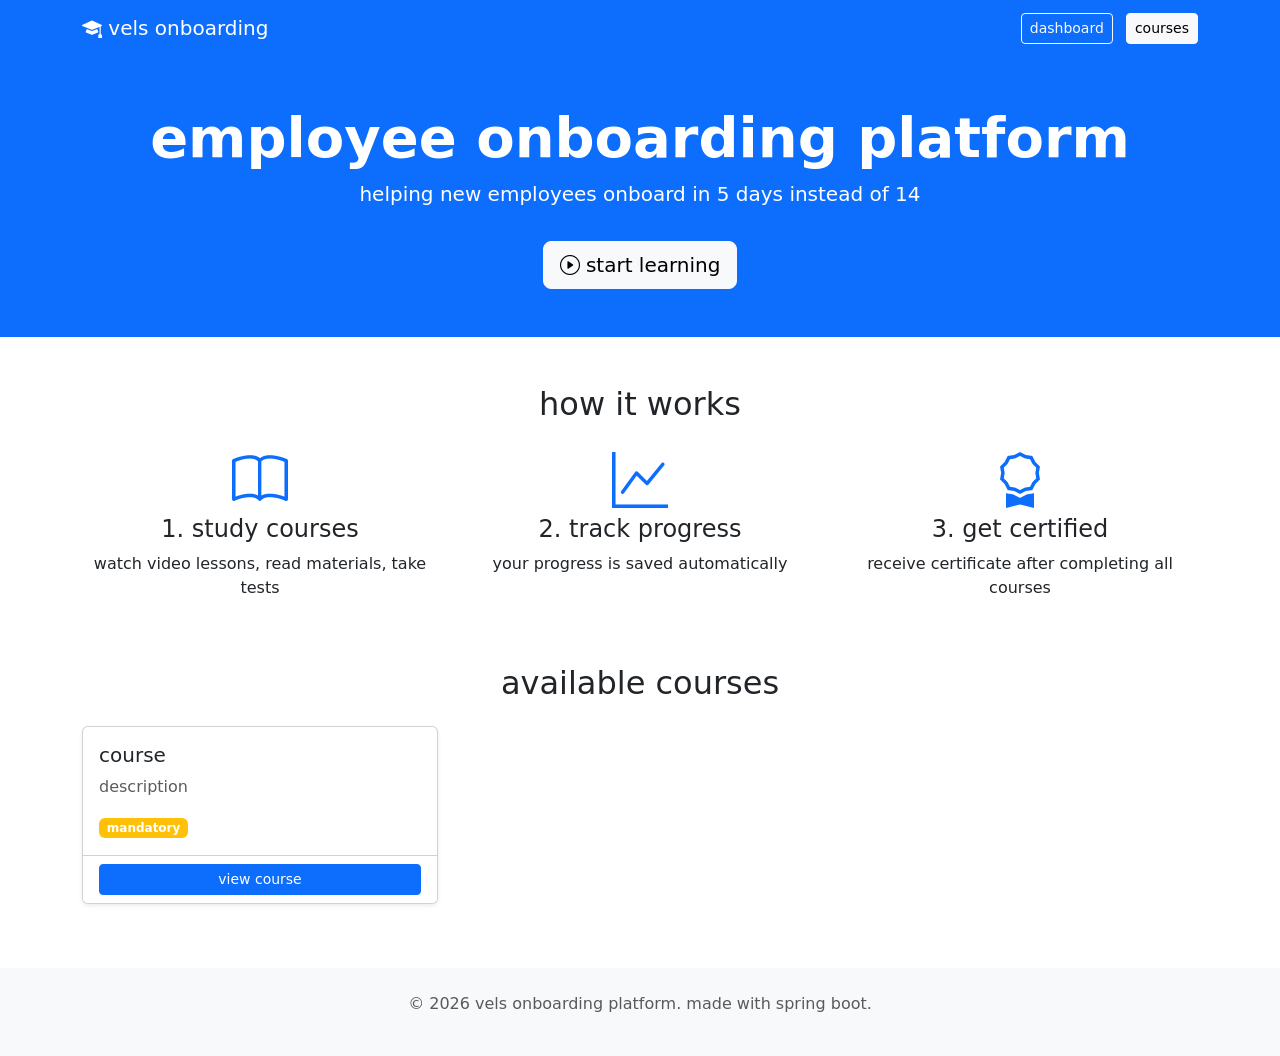
<file: src/main/resources/templates/index.html>
<!doctype html>
<html xmlns:th="http://www.thymeleaf.org">
<head>
    <meta charset="utf-8">
    <title>vels onboarding platform</title>
    <link rel="stylesheet" href="https://cdn.jsdelivr.net/npm/bootstrap@5.3.0/dist/css/bootstrap.min.css">
    <link rel="stylesheet" href="https://cdn.jsdelivr.net/npm/bootstrap-icons@1.11.0/font/bootstrap-icons.css">
</head>
<body>

<nav class="navbar navbar-expand-lg navbar-dark bg-primary">
    <div class="container">
        <a class="navbar-brand" href="/"><i class="bi bi-mortarboard-fill"></i> vels onboarding</a>
        <div class="ms-auto">
            <a class="btn btn-outline-light btn-sm me-2" href="/dashboard">dashboard</a>
            <a class="btn btn-light btn-sm" href="/courses">courses</a>
        </div>
    </div>
</nav>

<section class="hero bg-primary text-white py-5">
    <div class="container text-center">
        <h1 class="display-4 fw-bold">employee onboarding platform</h1>
        <p class="lead">helping new employees onboard in 5 days instead of 14</p>
        <a href="/courses" class="btn btn-light btn-lg mt-3">
            <i class="bi bi-play-circle"></i> start learning
        </a>
    </div>
</section>

<section class="container my-5">
    <h2 class="text-center mb-4">how it works</h2>
    <div class="row">
        <div class="col-md-4 text-center">
            <i class="bi bi-book display-4 text-primary"></i>
            <h4>1. study courses</h4>
            <p>watch video lessons, read materials, take tests</p>
        </div>
        <div class="col-md-4 text-center">
            <i class="bi bi-graph-up display-4 text-primary"></i>
            <h4>2. track progress</h4>
            <p>your progress is saved automatically</p>
        </div>
        <div class="col-md-4 text-center">
            <i class="bi bi-award display-4 text-primary"></i>
            <h4>3. get certified</h4>
            <p>receive certificate after completing all courses</p>
        </div>
    </div>
</section>

<section class="container my-5">
    <h2 class="text-center mb-4">available courses</h2>
    <div class="row">
        <div class="col-md-4 mb-3" th:each="course : ${courses}">
            <div class="card h-100 shadow-sm">
                <div class="card-body">
                    <h5 class="card-title" th:text="${course.title}">course</h5>
                    <p class="card-text text-muted" th:text="${course.description}">description</p>
                    <span class="badge bg-warning" th:if="${course.mandatory}">mandatory</span>
                </div>
                <div class="card-footer bg-white">
                    <a th:href="@{/courses/{id}(id=${course.id})}" class="btn btn-primary btn-sm w-100">
                        view course
                    </a>
                </div>
            </div>
        </div>
    </div>
</section>

<footer class="bg-light py-4 mt-5">
    <div class="container text-center text-muted">
        <p>&copy; 2026 vels onboarding platform. made with spring boot.</p>
    </div>
</footer>

<script src="https://cdn.jsdelivr.net/npm/bootstrap@5.3.0/dist/js/bootstrap.bundle.min.js"></script>
</body>
</html>
</file>
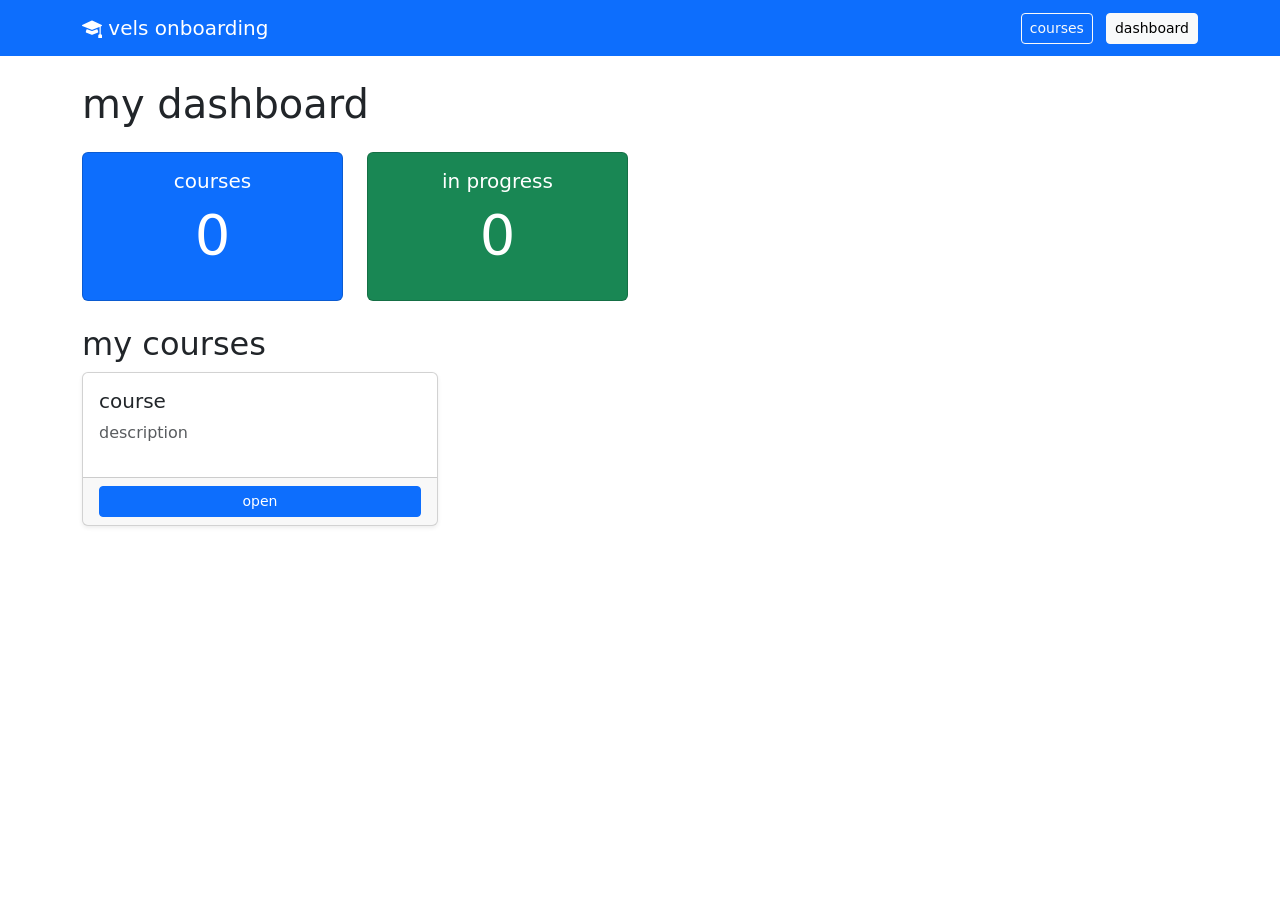
<file: src/main/resources/templates/dashboard.html>
<!doctype html>
<html xmlns:th="http://www.thymeleaf.org">
<head>
    <meta charset="utf-8">
    <title>dashboard</title>
    <link rel="stylesheet" href="https://cdn.jsdelivr.net/npm/bootstrap@5.3.0/dist/css/bootstrap.min.css">
    <link rel="stylesheet" href="https://cdn.jsdelivr.net/npm/bootstrap-icons@1.11.0/font/bootstrap-icons.css">
</head>
<body>

<nav class="navbar navbar-expand-lg navbar-dark bg-primary">
    <div class="container">
        <a class="navbar-brand" href="/"><i class="bi bi-mortarboard-fill"></i> vels onboarding</a>
        <div class="ms-auto">
            <a class="btn btn-outline-light btn-sm me-2" href="/courses">courses</a>
            <a class="btn btn-light btn-sm" href="/dashboard">dashboard</a>
        </div>
    </div>
</nav>

<div class="container my-4">
    <h1>my dashboard</h1>

    <div class="row my-4">
        <div class="col-md-3">
            <div class="card text-center bg-primary text-white">
                <div class="card-body">
                    <h5>courses</h5>
                    <p class="display-4" th:text="${courses.size()}">0</p>
                </div>
            </div>
        </div>
        <div class="col-md-3">
            <div class="card text-center bg-success text-white">
                <div class="card-body">
                    <h5>in progress</h5>
                    <p class="display-4" th:text="${progress.size()}">0</p>
                </div>
            </div>
        </div>
    </div>

    <h2>my courses</h2>
    <div class="row">
        <div class="col-md-4 mb-3" th:each="course : ${courses}">
            <div class="card h-100 shadow-sm">
                <div class="card-body">
                    <h5 th:text="${course.title}">course</h5>
                    <p class="text-muted" th:text="${course.description}">description</p>
                </div>
                <div class="card-footer">
                    <a th:href="@{/courses/{id}(id=${course.id})}" class="btn btn-primary btn-sm w-100">open</a>
                </div>
            </div>
        </div>
    </div>
</div>

<script src="https://cdn.jsdelivr.net/npm/bootstrap@5.3.0/dist/js/bootstrap.bundle.min.js"></script>
</body>
</html>
</file>
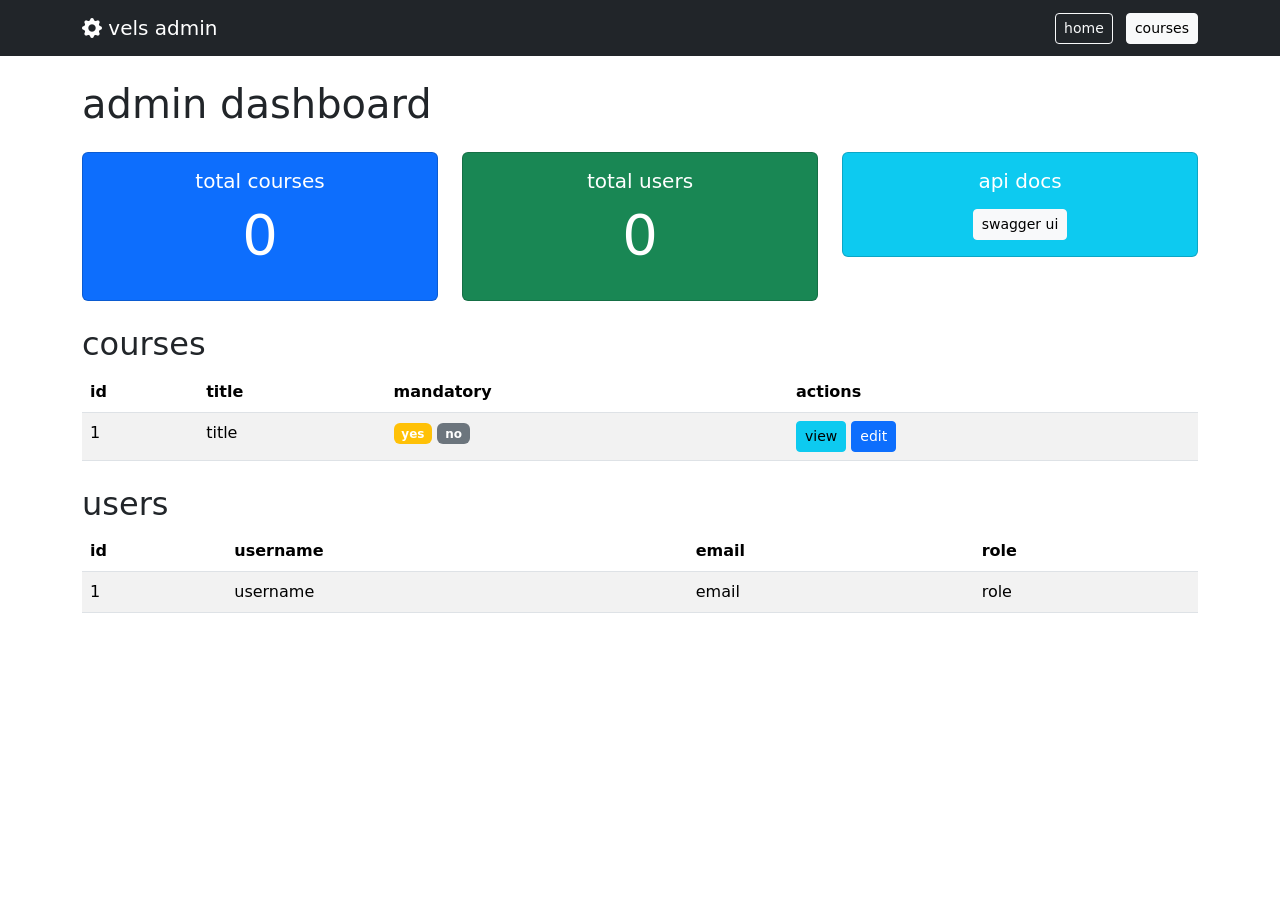
<file: src/main/resources/templates/admin/dashboard.html>
<!doctype html>
<html xmlns:th="http://www.thymeleaf.org">
<head>
    <meta charset="utf-8">
    <title>admin dashboard</title>
    <link rel="stylesheet" href="https://cdn.jsdelivr.net/npm/bootstrap@5.3.0/dist/css/bootstrap.min.css">
    <link rel="stylesheet" href="https://cdn.jsdelivr.net/npm/bootstrap-icons@1.11.0/font/bootstrap-icons.css">
</head>
<body>

<nav class="navbar navbar-expand-lg navbar-dark bg-dark">
    <div class="container">
        <a class="navbar-brand" href="/"><i class="bi bi-gear-fill"></i> vels admin</a>
        <div class="ms-auto">
            <a class="btn btn-outline-light btn-sm me-2" href="/">home</a>
            <a class="btn btn-light btn-sm" href="/courses">courses</a>
        </div>
    </div>
</nav>

<div class="container my-4">
    <h1>admin dashboard</h1>

    <div class="row my-4">
        <div class="col-md-4">
            <div class="card text-center bg-primary text-white">
                <div class="card-body">
                    <h5>total courses</h5>
                    <p class="display-4" th:text="${courses.size()}">0</p>
                </div>
            </div>
        </div>
        <div class="col-md-4">
            <div class="card text-center bg-success text-white">
                <div class="card-body">
                    <h5>total users</h5>
                    <p class="display-4" th:text="${users.size()}">0</p>
                </div>
            </div>
        </div>
        <div class="col-md-4">
            <div class="card text-center bg-info text-white">
                <div class="card-body">
                    <h5>api docs</h5>
                    <a href="/swagger-ui.html" class="btn btn-light btn-sm mt-2">swagger ui</a>
                </div>
            </div>
        </div>
    </div>

    <h2>courses</h2>
    <table class="table table-striped">
        <thead>
        <tr>
            <th>id</th>
            <th>title</th>
            <th>mandatory</th>
            <th>actions</th>
        </tr>
        </thead>
        <tbody>
        <tr th:each="course : ${courses}">
            <td th:text="${course.id}">1</td>
            <td th:text="${course.title}">title</td>
            <td>
                <span class="badge bg-warning" th:if="${course.mandatory}">yes</span>
                <span class="badge bg-secondary" th:unless="${course.mandatory}">no</span>
            </td>
            <td>
                <a th:href="@{/courses/{id}(id=${course.id})}" class="btn btn-sm btn-info">view</a>
                <a th:href="@{/courses/{id}/edit(id=${course.id})}" class="btn btn-sm btn-primary">edit</a>
            </td>
        </tr>
        </tbody>
    </table>

    <h2 class="mt-4">users</h2>
    <table class="table table-striped">
        <thead>
        <tr>
            <th>id</th>
            <th>username</th>
            <th>email</th>
            <th>role</th>
        </tr>
        </thead>
        <tbody>
        <tr th:each="user : ${users}">
            <td th:text="${user.id}">1</td>
            <td th:text="${user.username}">username</td>
            <td th:text="${user.email}">email</td>
            <td th:text="${user.role.name}">role</td>
        </tr>
        </tbody>
    </table>
</div>

<script src="https://cdn.jsdelivr.net/npm/bootstrap@5.3.0/dist/js/bootstrap.bundle.min.js"></script>
</body>
</html>
</file>
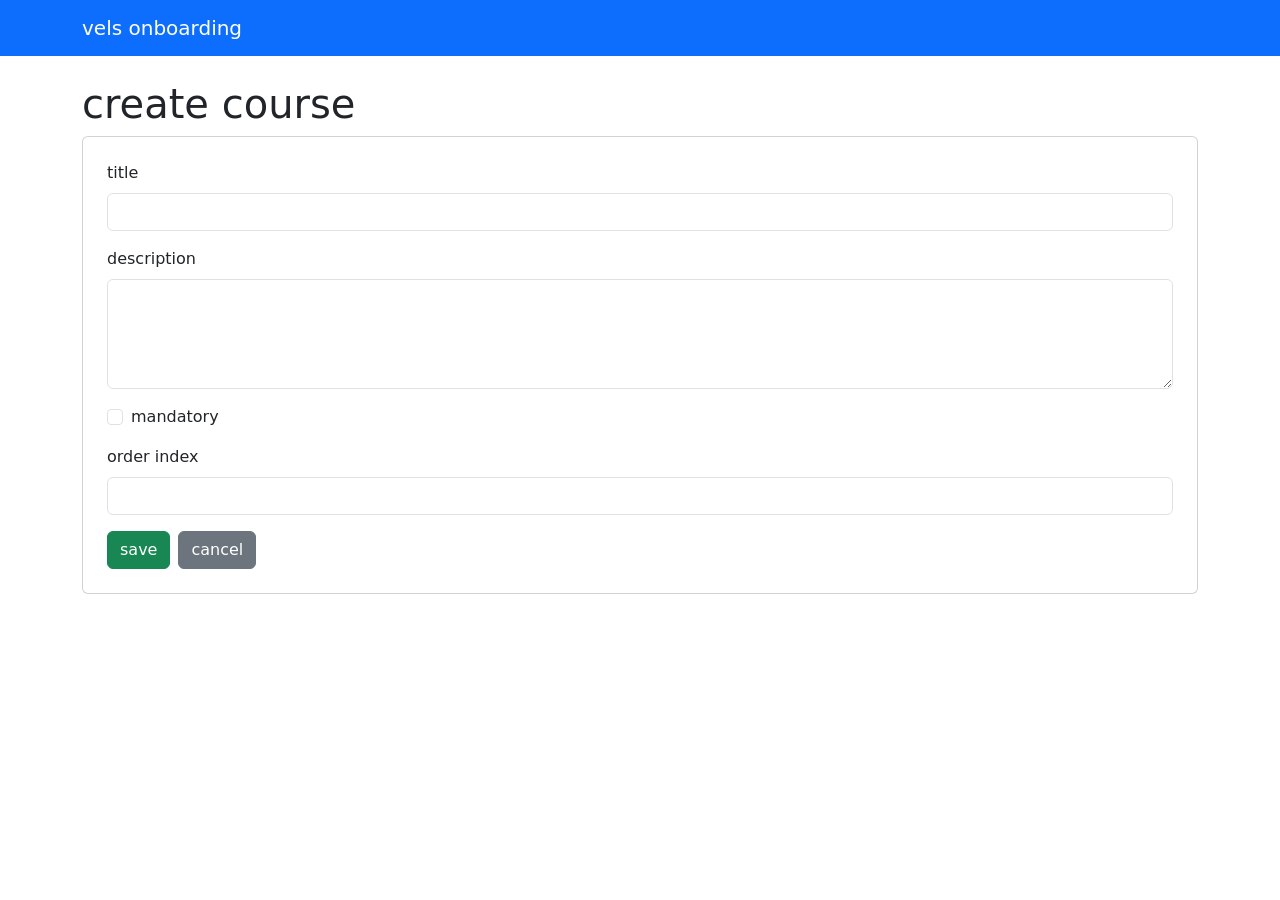
<file: src/main/resources/templates/courses/form.html>
<!doctype html>
<html xmlns:th="http://www.thymeleaf.org">
<head>
    <meta charset="utf-8">
    <title>create course</title>
    <link rel="stylesheet" href="https://cdn.jsdelivr.net/npm/bootstrap@5.3.0/dist/css/bootstrap.min.css">
</head>
<body>

<nav class="navbar navbar-expand-lg navbar-dark bg-primary">
    <div class="container">
        <a class="navbar-brand" href="/"><i class="bi bi-mortarboard-fill"></i> vels onboarding</a>
    </div>
</nav>

<div class="container my-4">
    <h1>create course</h1>

    <form th:action="@{/courses}" th:object="${course}" method="post" class="card p-4">
        <div class="mb-3">
            <label class="form-label">title</label>
            <input type="text" th:field="*{title}" class="form-control" required>
        </div>
        <div class="mb-3">
            <label class="form-label">description</label>
            <textarea th:field="*{description}" class="form-control" rows="4"></textarea>
        </div>
        <div class="form-check mb-3">
            <input type="checkbox" th:field="*{mandatory}" class="form-check-input">
            <label class="form-check-label">mandatory</label>
        </div>
        <div class="mb-3">
            <label class="form-label">order index</label>
            <input type="number" th:field="*{orderIndex}" class="form-control">
        </div>
        <div class="d-flex gap-2">
            <button type="submit" class="btn btn-success">
                <i class="bi bi-check-circle"></i> save
            </button>
            <a href="/courses" class="btn btn-secondary">
                <i class="bi bi-x-circle"></i> cancel
            </a>
        </div>
    </form>
</div>

<script src="https://cdn.jsdelivr.net/npm/bootstrap@5.3.0/dist/js/bootstrap.bundle.min.js"></script>
</body>
</html>
</file>
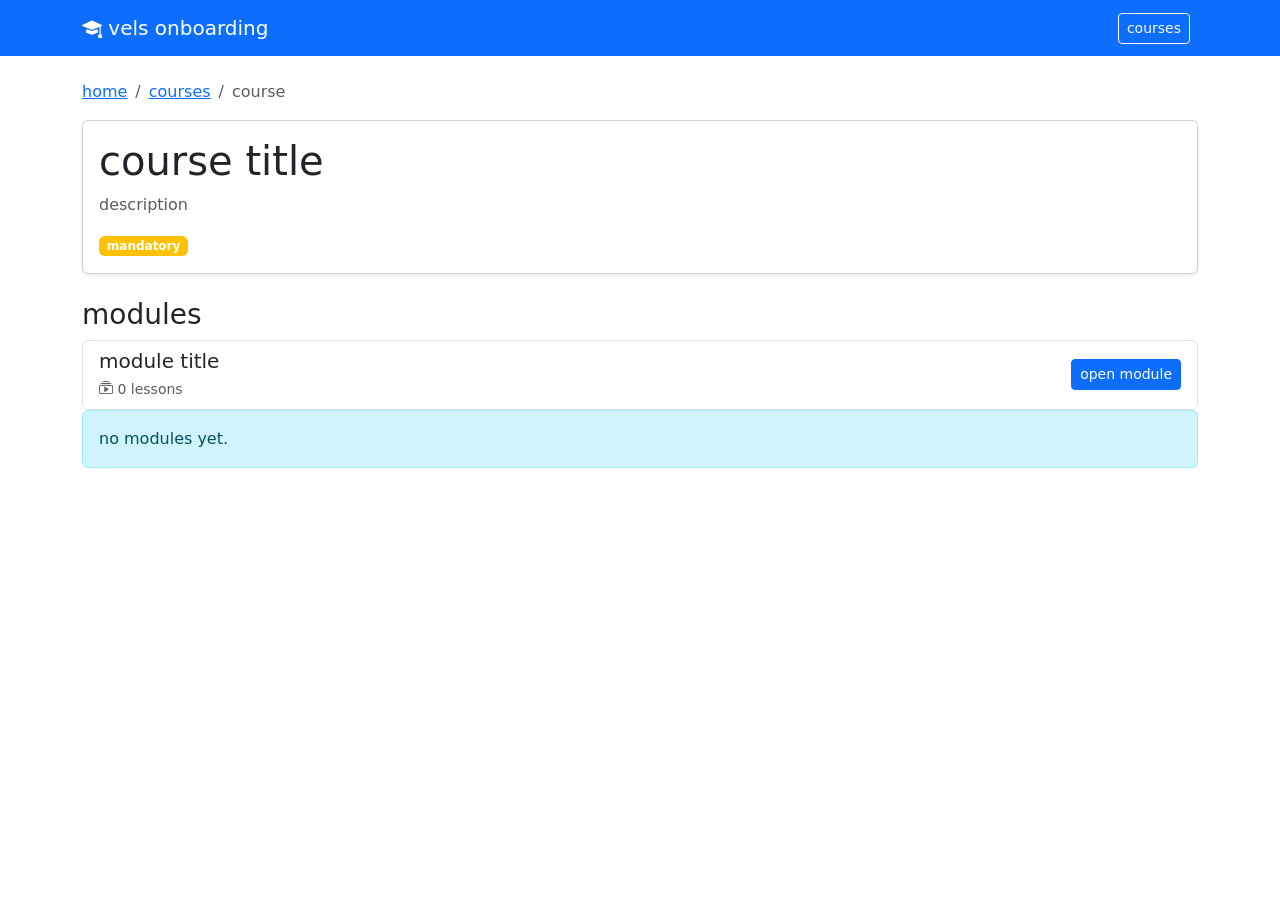
<file: src/main/resources/templates/courses/view.html>
<!doctype html>
<html xmlns:th="http://www.thymeleaf.org">
<head>
    <meta charset="utf-8">
    <title th:text="${course.title}">course</title>
    <link rel="stylesheet" href="https://cdn.jsdelivr.net/npm/bootstrap@5.3.0/dist/css/bootstrap.min.css">
    <link rel="stylesheet" href="https://cdn.jsdelivr.net/npm/bootstrap-icons@1.11.0/font/bootstrap-icons.css">
</head>
<body>

<nav class="navbar navbar-expand-lg navbar-dark bg-primary">
    <div class="container">
        <a class="navbar-brand" href="/"><i class="bi bi-mortarboard-fill"></i> vels onboarding</a>
        <div class="ms-auto">
            <a class="btn btn-outline-light btn-sm me-2" href="/courses">courses</a>
        </div>
    </div>
</nav>

<div class="container my-4">
    <nav aria-label="breadcrumb">
        <ol class="breadcrumb">
            <li class="breadcrumb-item"><a href="/">home</a></li>
            <li class="breadcrumb-item"><a href="/courses">courses</a></li>
            <li class="breadcrumb-item active" th:text="${course.title}">course</li>
        </ol>
    </nav>

    <div class="card shadow-sm mb-4">
        <div class="card-body">
            <h1 th:text="${course.title}">course title</h1>
            <p class="text-muted" th:text="${course.description}">description</p>
            <span class="badge bg-warning" th:if="${course.mandatory}">mandatory</span>
        </div>
    </div>

    <h3>modules</h3>
    <div class="list-group">
        <div th:each="module : ${course.modules}" class="list-group-item">
            <div class="d-flex justify-content-between align-items-center">
                <div>
                    <h5 class="mb-1" th:text="${module.title}">module title</h5>
                    <small class="text-muted">
                        <i class="bi bi-collection-play"></i>
                        <span th:text="${module.lessons.size()}">0</span> lessons
                    </small>
                </div>
                <a th:href="@{/modules/{id}(id=${module.id})}" class="btn btn-primary btn-sm">
                    open module
                </a>
            </div>
        </div>
    </div>

    <div th:if="${course.modules.isEmpty()}" class="alert alert-info">
        no modules yet.
    </div>
</div>

<script src="https://cdn.jsdelivr.net/npm/bootstrap@5.3.0/dist/js/bootstrap.bundle.min.js"></script>
</body>
</html>
</file>
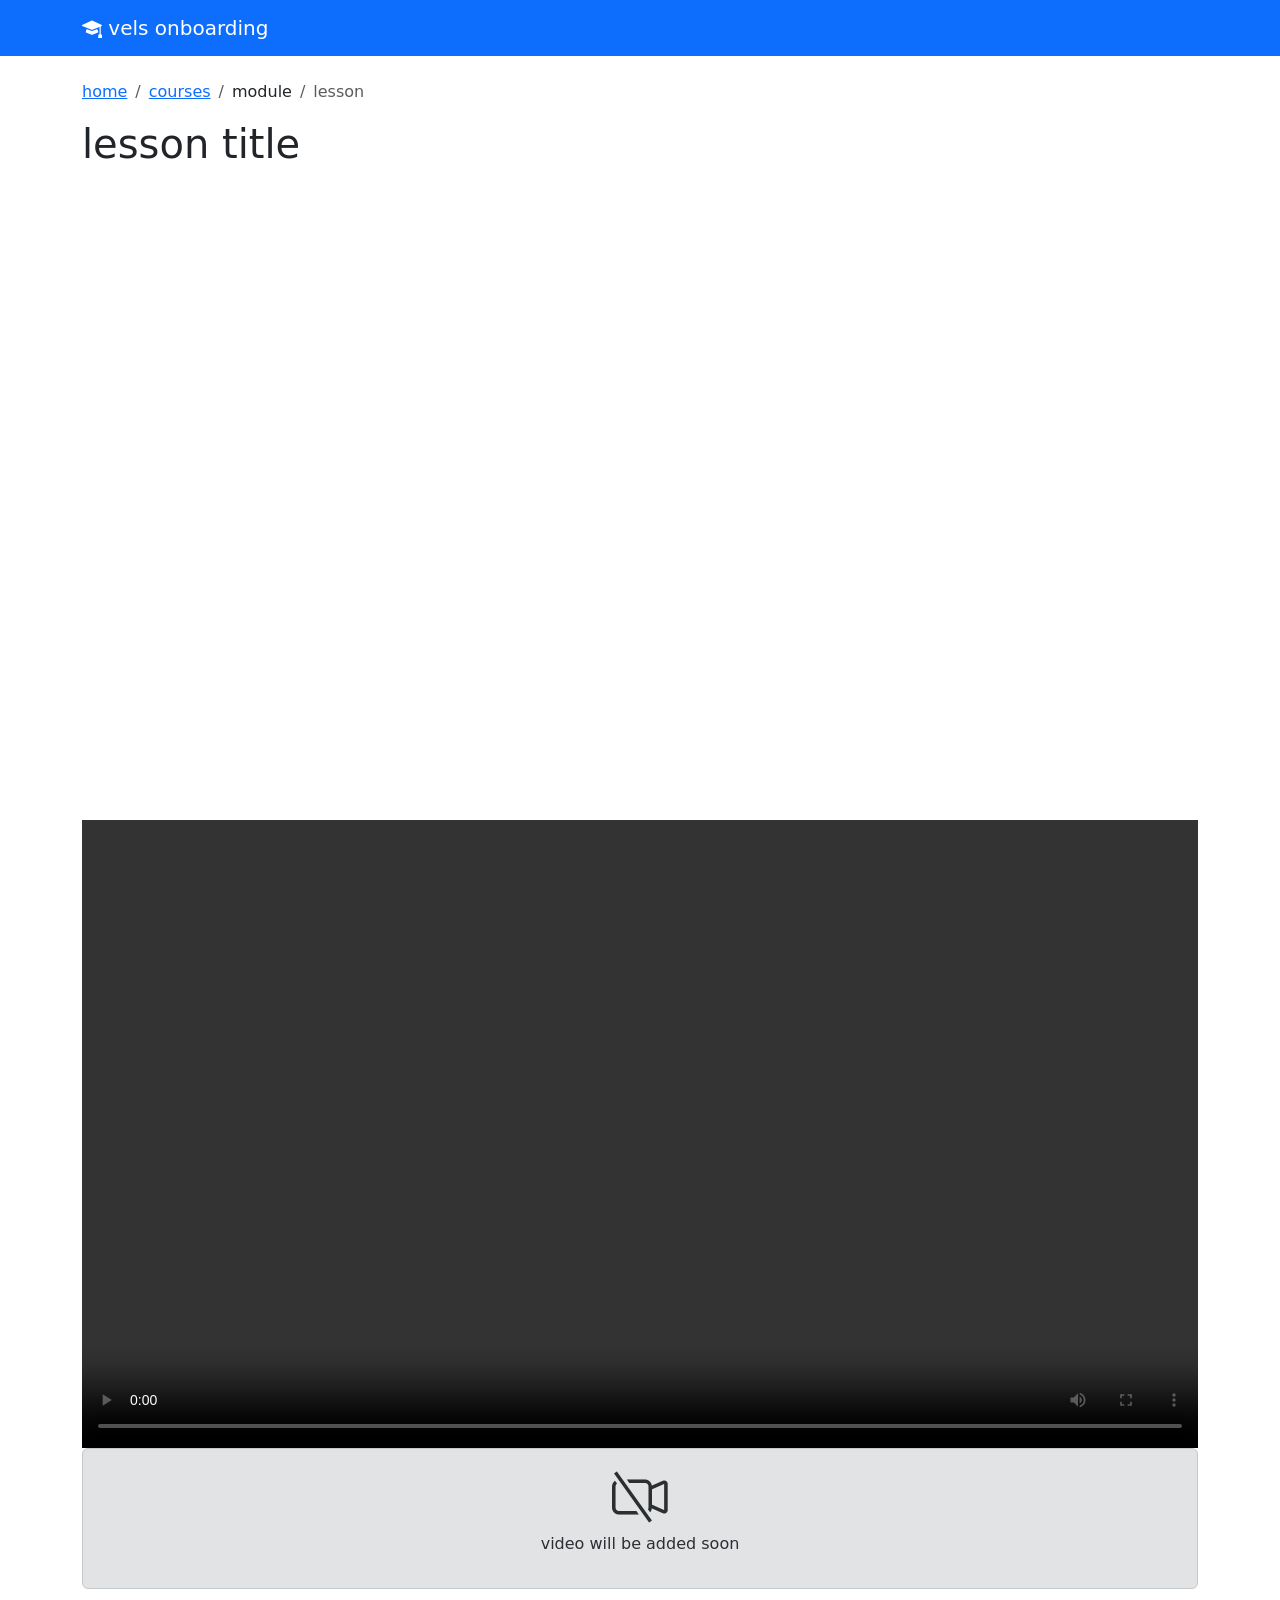
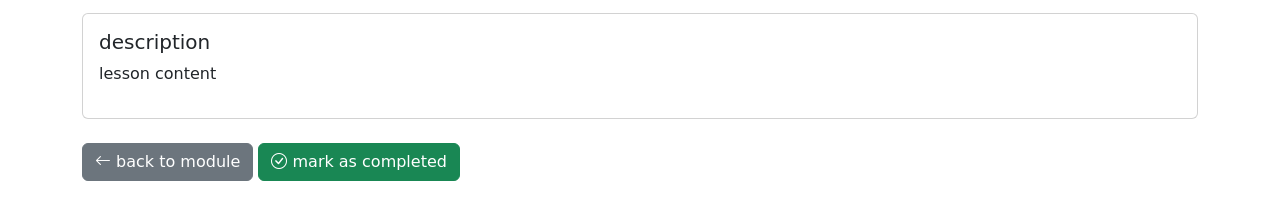
<file: src/main/resources/templates/lessons/view.html>
<!doctype html>
<html xmlns:th="http://www.thymeleaf.org">
<head>
    <meta charset="utf-8">
    <title th:text="${lesson.title}">lesson</title>
    <link rel="stylesheet" href="https://cdn.jsdelivr.net/npm/bootstrap@5.3.0/dist/css/bootstrap.min.css">
    <link rel="stylesheet" href="https://cdn.jsdelivr.net/npm/bootstrap-icons@1.11.0/font/bootstrap-icons.css">
</head>
<body>

<nav class="navbar navbar-expand-lg navbar-dark bg-primary">
    <div class="container">
        <a class="navbar-brand" href="/"><i class="bi bi-mortarboard-fill"></i> vels onboarding</a>
    </div>
</nav>

<div class="container my-4">
    <nav aria-label="breadcrumb">
        <ol class="breadcrumb">
            <li class="breadcrumb-item"><a href="/">home</a></li>
            <li class="breadcrumb-item"><a href="/courses">courses</a></li>
            <li class="breadcrumb-item"><a th:href="@{/modules/{id}(id=${lesson.module.id})}" th:text="${lesson.module.title}">module</a></li>
            <li class="breadcrumb-item active" th:text="${lesson.title}">lesson</li>
        </ol>
    </nav>

    <h1 th:text="${lesson.title}">lesson title</h1>

    <!-- video block -->
    <div class="my-4">
        <!-- youtube -->
        <div th:if="${lesson.videoType == 'YOUTUBE'}" class="ratio ratio-16x9">
            <iframe th:src="${lesson.videoUrl}" allowfullscreen></iframe>
        </div>

        <!-- local video -->
        <div th:if="${lesson.videoType == 'LOCAL'}" class="ratio ratio-16x9">
            <video controls th:src="${lesson.videoUrl}"></video>
        </div>

        <!-- placeholder -->
        <div th:if="${lesson.videoUrl == null}" class="alert alert-secondary text-center">
            <i class="bi bi-camera-video-off display-4"></i>
            <p>video will be added soon</p>
        </div>
    </div>

    <!-- text content -->
    <div class="card">
        <div class="card-body">
            <h5>description</h5>
            <p th:text="${lesson.content}">lesson content</p>
        </div>
    </div>

    <div class="mt-4">
        <a th:href="@{/modules/{id}(id=${lesson.module.id})}" class="btn btn-secondary">
            <i class="bi bi-arrow-left"></i> back to module
        </a>
        <button class="btn btn-success">
            <i class="bi bi-check-circle"></i> mark as completed
        </button>
    </div>
</div>

<script src="https://cdn.jsdelivr.net/npm/bootstrap@5.3.0/dist/js/bootstrap.bundle.min.js"></script>
</body>
</html>
</file>
